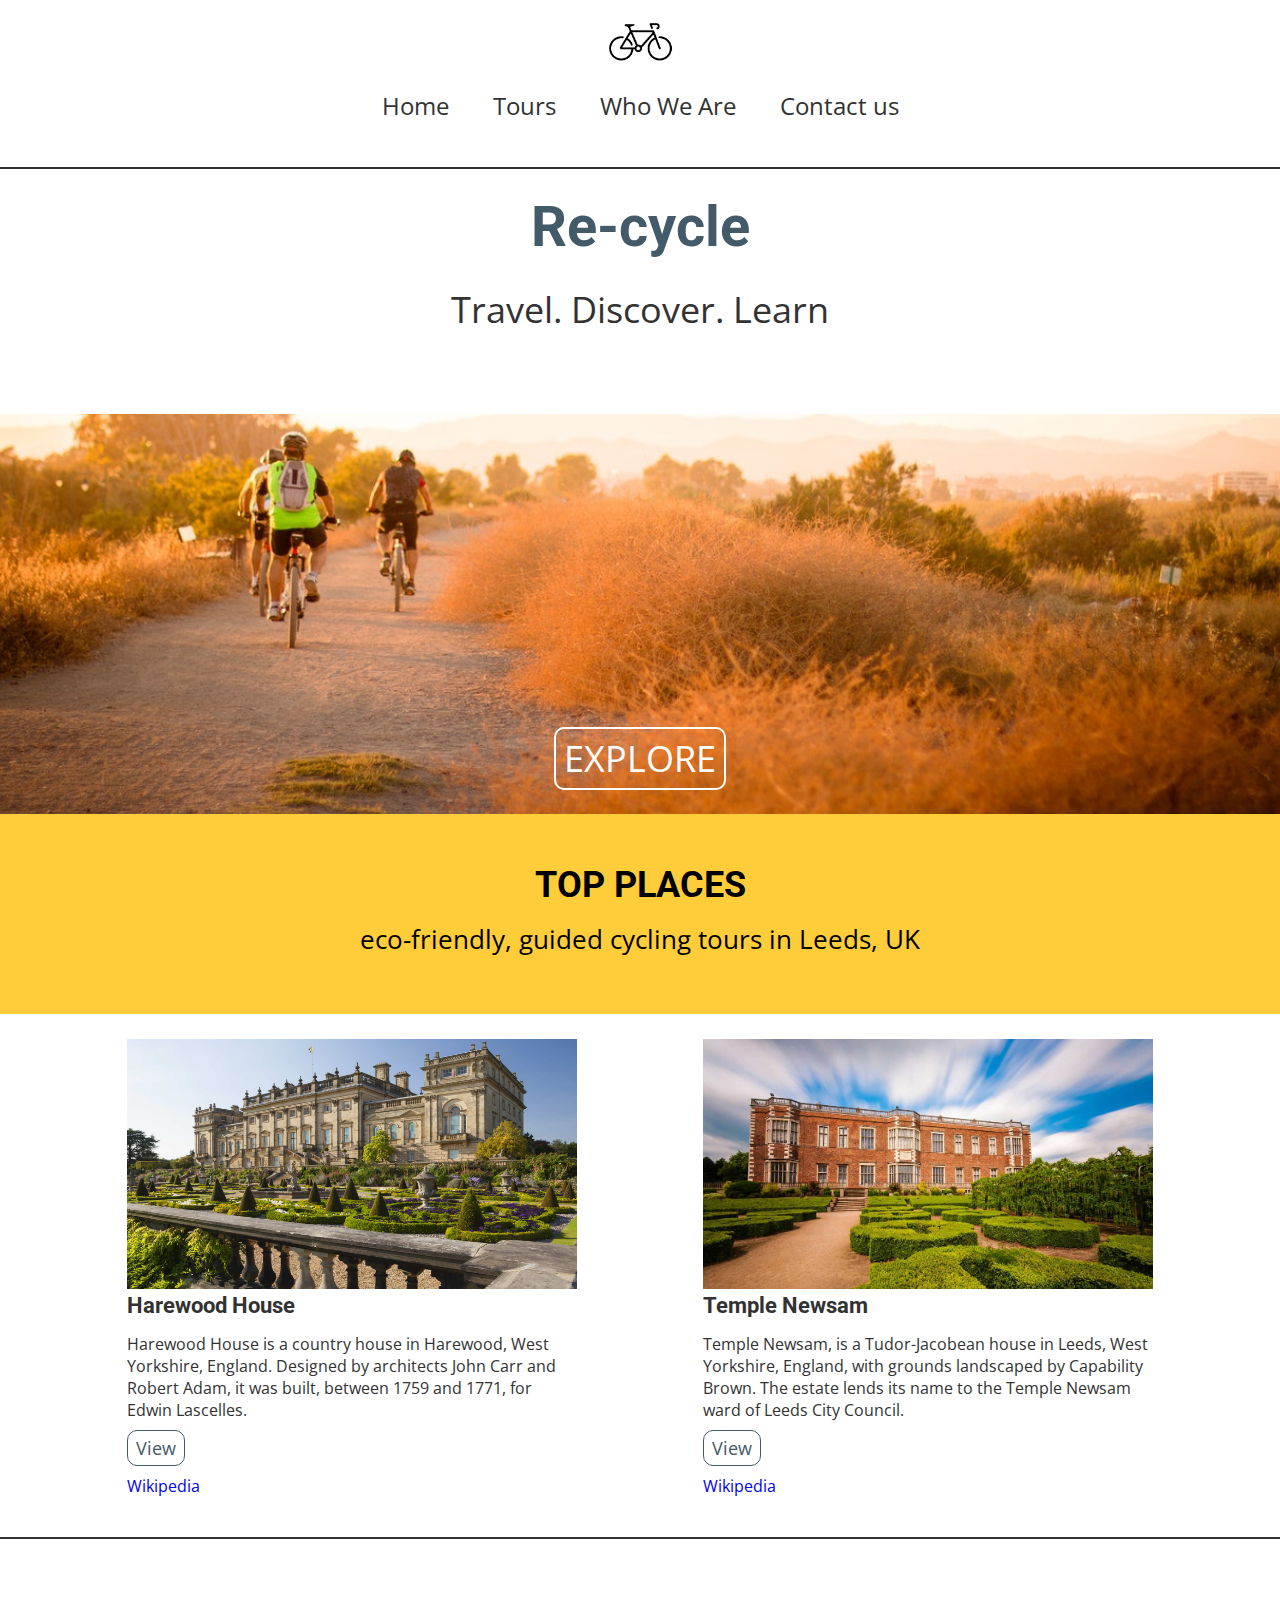
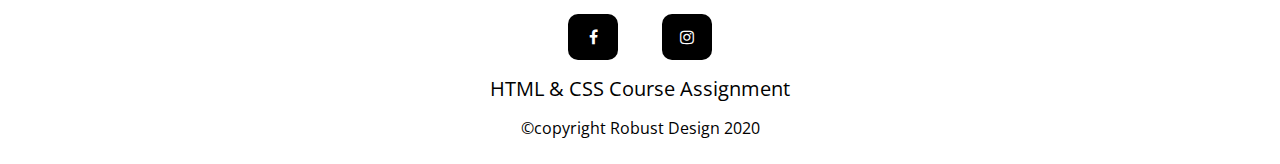
<file: index.html>
<!DOCTYPE html>
<html lang="en">
<head>
    <meta charset="UTF-8">
    <meta name="viewport" content="width=device-width, initial-scale=1.0">
    <meta name="description" content="Guided bicycle tours in Leeds, United Kingdom. Eco-friendly guided cycling tours">
    <title>Re-cycle Guided Bicycle tours Home Page</title>
    <link rel="preconnect" href="https://fonts.gstatic.com">
    <link rel="stylesheet" href="https://fonts.googleapis.com/css2?family=Open+Sans&family=Roboto:wght@700&display=swap" >
    <link rel="stylesheet" href="https://cdnjs.cloudflare.com/ajax/libs/font-awesome/5.12.1/css/all.min.css">
    <link rel="stylesheet" href="https://cdnjs.cloudflare.com/ajax/libs/font-awesome/4.7.0/css/font-awesome.min.css">
    <link rel="stylesheet" href="styles.css">
</head>
<body>
    <!--Logo-->
    <div class="logo">
    <a href="index.html">
        <img class="logo" src="images/logo.jpg" alt="bicycle logo"/>
    </a>
    </div>
    <!--Nav-->
    <label for="hamburger-menu"><i class="fas fa-bars"></i></label>
    <input type="checkbox" id="hamburger-menu">
    <nav class="nav-con">
        <ul class="main-nav">
            <li><a href="index.html">Home</a></li>
            <li><a href="tours.html">Tours</a></li>
            <li><a href="about.html">Who We Are</a></li>
            <li><a href="contact.html">Contact us</a></li>
        </ul>
    </nav>
    <div class="border"></div>
    <!--Header-->
    <header class="home-header">
        <div class="header-1">
            <h1>Re-cycle</h1>
            <p>Travel. Discover. Learn</p>
        </div>

        <div class="header-2">
            <a href="tours.html">explore</a>
        </div>
    </header>
    <!--Main container-->
    <main class="container">
        <section class="top-section">
                <h2>TOP PLACES</h2>
                <p>eco-friendly, guided cycling tours in Leeds, UK</p>
        </section>
        <!--Top places cards section-->
        <section  class="cards-section">
                <div class="card">
                    <img src="images/harewood-house.jpg" alt="harewood house"/>
                    <h3>Harewood House</h3>
                    <p>Harewood House is a country house in Harewood, West Yorkshire, England. Designed by architects John Carr and Robert Adam, it was built, between 1759 and 1771, for Edwin Lascelles.</p>

                    <a class="button" href="tours.html">View</a>

                    <p><a href="https://en.wikipedia.org/wiki/Harewood_House" target=_blank>Wikipedia</a></p>
                </div>
                <div class="card">
                    <img src="images/temple-newsam.jpg" alt="temple newsam"/>
                    <h3>Temple Newsam</h3>
                    <p>Temple Newsam, is a Tudor-Jacobean house in Leeds, West Yorkshire, England, with grounds landscaped by Capability Brown. The estate lends its name to the Temple Newsam ward of Leeds City Council.</p>

                    <a class="button" href="tours.html">View</a>

                    <p><a href="https://en.wikipedia.org/wiki/Temple_Newsam" target=_blank>Wikipedia</a></p>
                </div>
        </section>
    </main>
    
<div class="border"></div>

    <footer>
        <ul class="social-media">
            <li><a href="#" class="fa fa-facebook"></a></li>
            <li><a href="#" class="fa fa-instagram"></a></li>
        </ul>
        <p class="footer-text">HTML & CSS Course Assignment</p>
        <p>&#169;copyright Robust Design 2020</p>
    </footer>
</body>
</html>
</file>
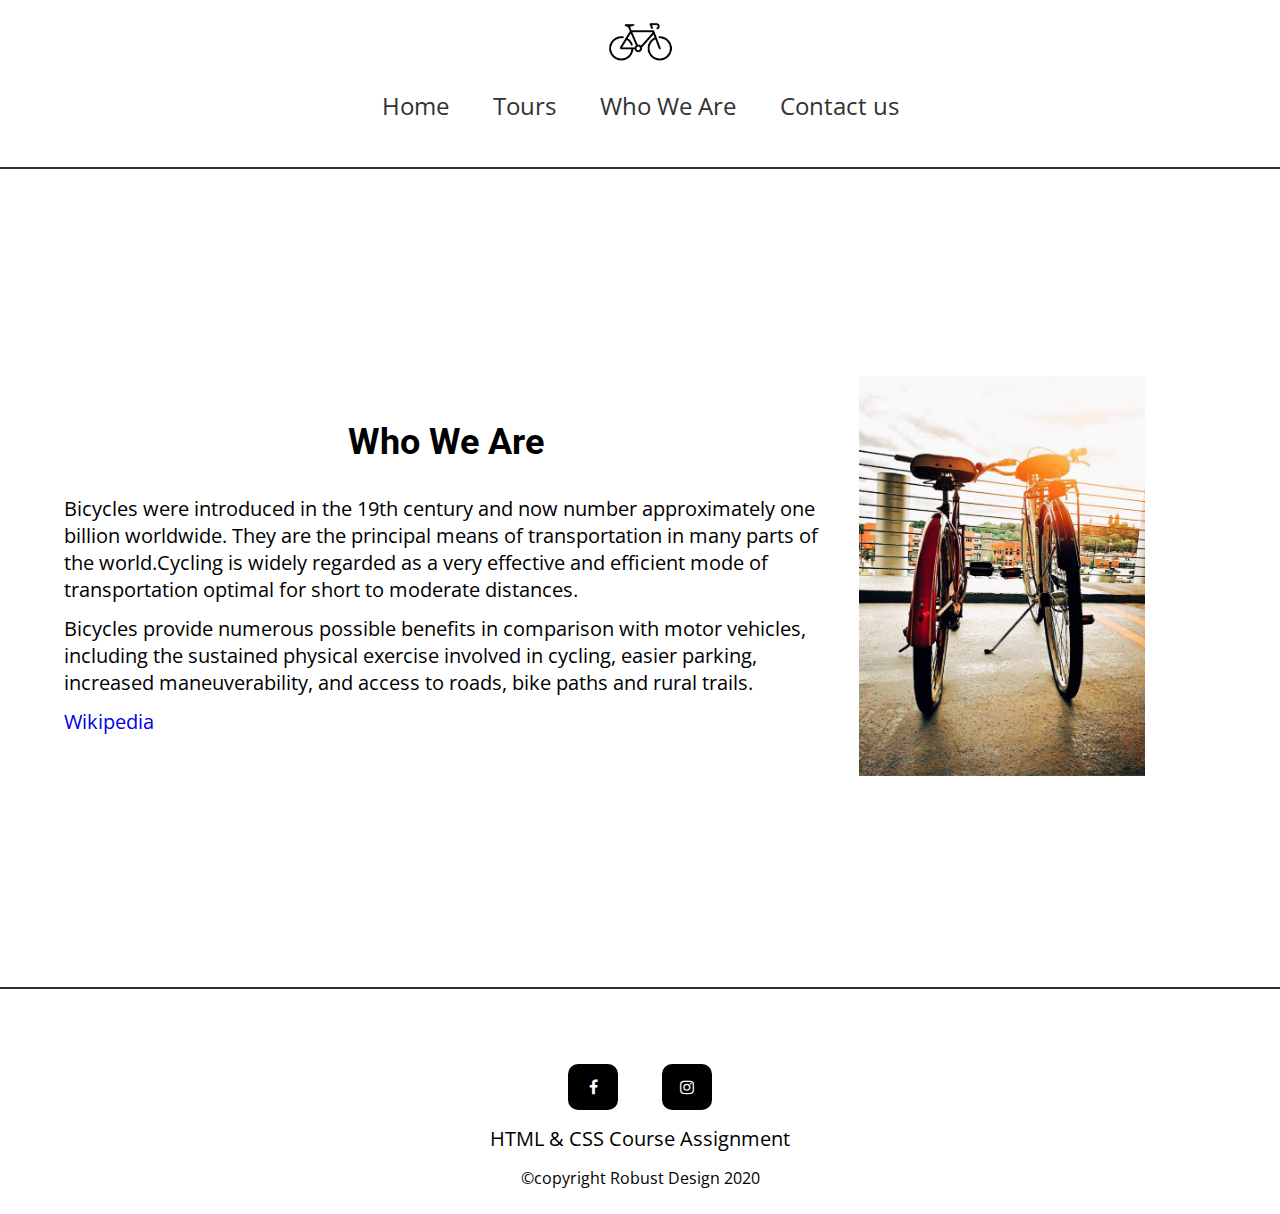
<file: about.html>
<!DOCTYPE html>
<html lang="en">
<head>
    <meta charset="UTF-8">
    <meta name="viewport" content="width=device-width, initial-scale=1.0">
    <meta name="description" content="Leeds guided bicycle tours, about us page. Eco-friendly guided cycling tours">
    <title>Re-cycle Who We Are Page</title>
    <link rel="preconnect" href="https://fonts.gstatic.com">
    <link rel="stylesheet" href="https://fonts.googleapis.com/css2?family=Open+Sans&family=Roboto:wght@700&display=swap" >
    <link rel="stylesheet" href="https://cdnjs.cloudflare.com/ajax/libs/font-awesome/5.12.1/css/all.min.css">
    <link rel="stylesheet" href="https://cdnjs.cloudflare.com/ajax/libs/font-awesome/4.7.0/css/font-awesome.min.css">
    <link rel="stylesheet" href="styles.css">
</head>
<body>
    <!--Logo-->
    <div class="logo">
        <a href="index.html">
            <img class="logo" src="images/logo.jpg" alt="bicycle logo"/>
        </a>
    </div>
        <!--Nav-->
        <label for="hamburger-menu"><i class="fas fa-bars"></i></label>
        <input type="checkbox" id="hamburger-menu">
        <nav class="nav-con">
            <ul class="main-nav">
                <li><a href="index.html">Home</a></li>
                <li><a href="tours.html">Tours</a></li>
                <li><a href="about.html">Who We Are</a></li>
                <li><a href="contact.html">Contact us</a></li>
            </ul>
        </nav>
        <div class="border"></div>
        <!--about section-->
<section class="about-section">
    <div class="about-info">
        <h1>Who We Are</h1>
        <p>Bicycles were introduced in the 19th century and now number approximately one billion worldwide. They are the principal means of transportation in many parts of the world.Cycling is widely regarded as a very effective and efficient mode of transportation optimal for short to moderate distances.</p>

        <p>Bicycles provide numerous possible benefits in comparison with motor vehicles, including the sustained physical exercise involved in cycling, easier parking, increased maneuverability, and access to roads, bike paths and rural trails.</p>
        <p><a href="https://en.wikipedia.org/wiki/Cycling">Wikipedia</a></p>
    </div>
    
    <div class="about-image">
        <img src="images/two-parcked-bicycles.jpg" alt="two bicycles parked upright"/>
    </div>
</section>
<div class="border"></div>
<footer>
    <ul class="social-media">
        <li><a href="#" class="fa fa-facebook"></a></li>
        <li><a href="#" class="fa fa-instagram"></a></li>
    </ul>
    <p class="footer-text">HTML & CSS Course Assignment</p>
    <p>&#169;copyright Robust Design 2020</p>
</footer>
</body>
</html>
</file>
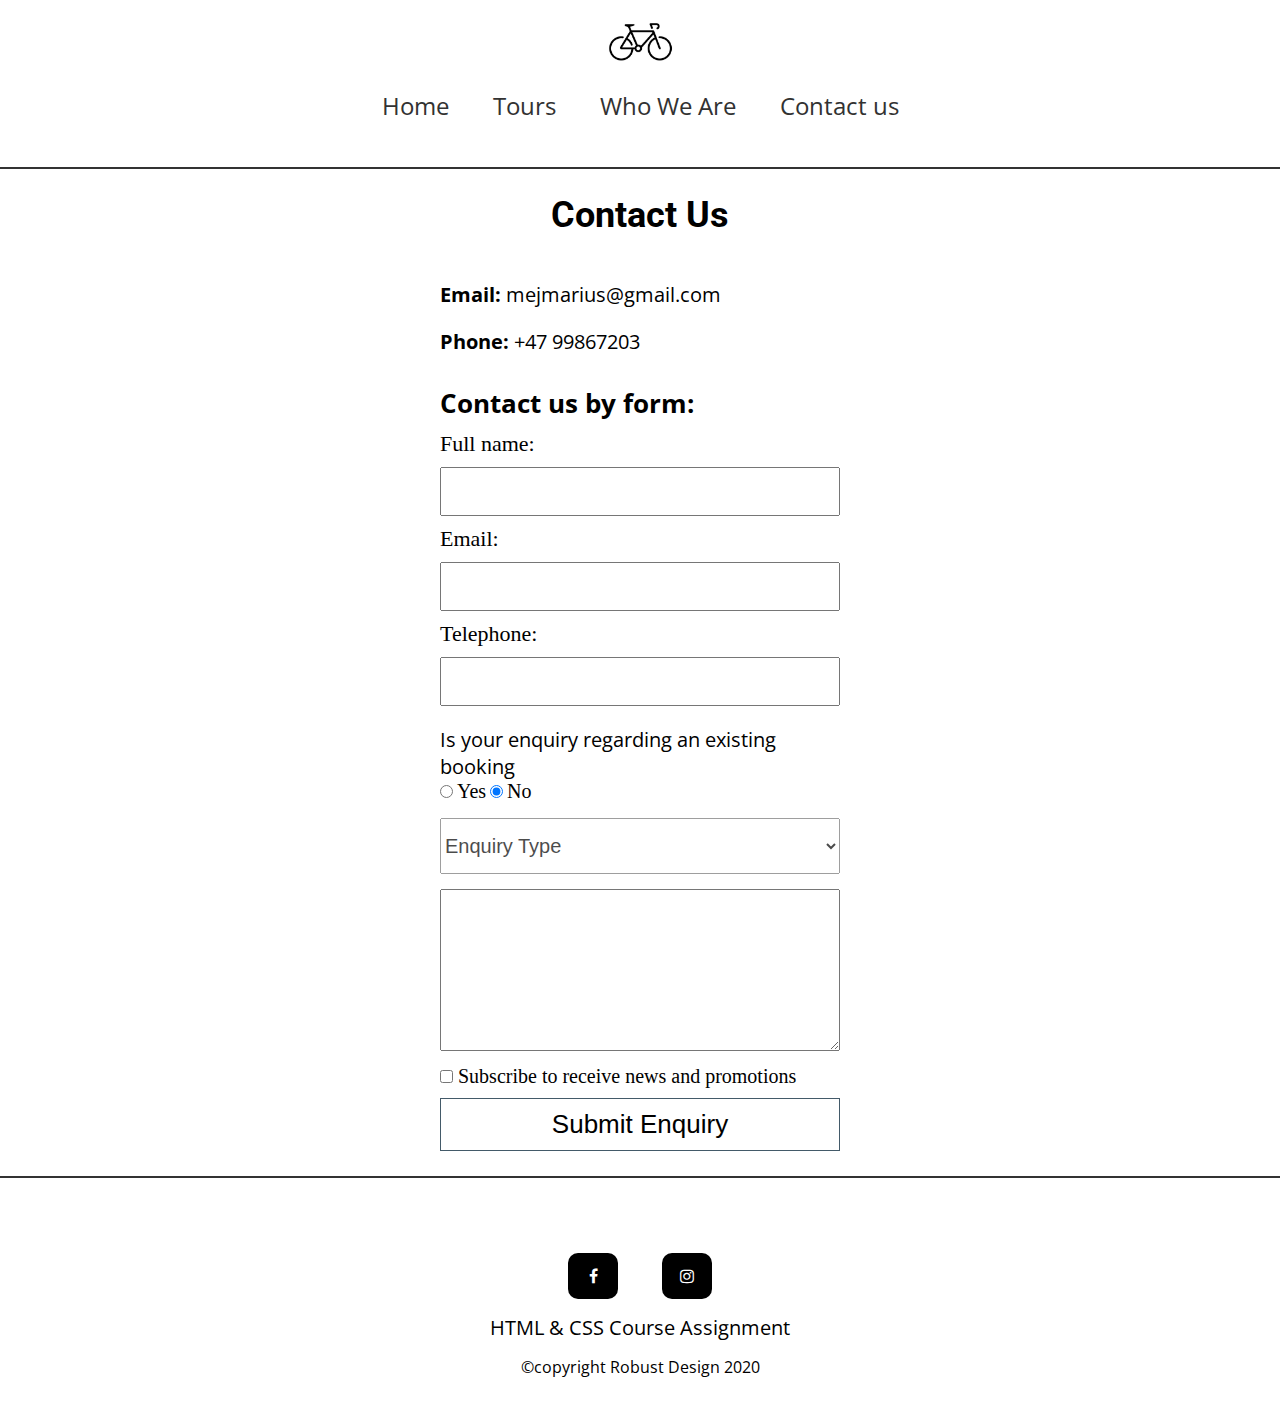
<file: contact.html>
<!DOCTYPE html>
<html lang="en">
<head>
    <meta charset="UTF-8">
    <meta name="viewport" content="width=device-width, initial-scale=1.0">
    <meta name="description" content="Eco-friendly guided cycling tours. contact us by form. Guided Leeds bicycle tours. Leeds, United Kingdom">
    <title>Re-cycle Contact Us Page</title>
    <link rel="preconnect" href="https://fonts.gstatic.com">
    <link rel="stylesheet" href="https://fonts.googleapis.com/css2?family=Open+Sans&family=Roboto:wght@700&display=swap" >
    <link rel="stylesheet" href="https://cdnjs.cloudflare.com/ajax/libs/font-awesome/5.12.1/css/all.min.css">
    <link rel="stylesheet" href="https://cdnjs.cloudflare.com/ajax/libs/font-awesome/4.7.0/css/font-awesome.min.css">
    <link rel="stylesheet" href="styles.css">
</head>
<body>
    <!--Logo-->
    <div class="logo">
        <a href="index.html">
            <img class="logo" src="images/logo.jpg" alt="bicycle logo"/>
        </a>
    </div>
        <!--Nav-->
        <label for="hamburger-menu"><i class="fas fa-bars"></i></label>
        <input type="checkbox" id="hamburger-menu">
        <nav class="nav-con">
            <ul class="main-nav">
                <li><a href="index.html">Home</a></li>
                <li><a href="tours.html">Tours</a></li>
                <li><a href="about.html">Who We Are</a></li>
                <li><a href="contact.html">Contact us</a></li>
            </ul>
        </nav>
        <div class="border"></div>
    <header class="contact-header">
        <h1>Contact Us</h1>
        <p><a href="mailto:mejmarius@gmail.com"><strong>Email:</strong> mejmarius@gmail.com</a></p>
        <p><a href="tel:5551234567"><strong>Phone:</strong> +47 99867203</a></p>
    </header>
    <!--Form-->
    <div class="form-container">
        <form action="#" method="GET" id="contactForm" class="contact-form">
            <p class="form-text"><strong>Contact us by form:</strong></p>
            <div class="info">
                <label for="fname">Full name:</label>
                <input type="text" id="fname" name="fname" required>
                <label for="email">Email:</label>
                <input type="email" id="email" name="email" required>
                <label for="phone">Telephone:</label>
                <input type="tel" id="phone" name="phone" required>
            </div>
            <div class="other-info">
                <p>Is your enquiry regarding an existing booking</p>
                <input type="radio" id="yes" name="answer" value="yes" required>
                <label for="yes">Yes</label>
                <input type="radio" id="no" name="answer" value="no" checked required>
                <label for="no">No</label>
            </div>
                
            <div class="enquiry-type">
                <select name="enquiry" id="enquiry" required>
                <option disabled="disabled" selected="selected" value="">Enquiry Type</option>
                <option value="option-1">New Booking</option>
                <option value="option-2">Trip Information</option>
                <option value="option-3">General Enquiry</option>
                </select><br>
            </div>

                <textarea id="message" name="message" rows="10" cols="33" required></textarea> <br>

            <div class="sub-info">
                <input type="checkbox" id="subscribe" name="subscribe" value="choose">
                <label for="subscribe">Subscribe to receive news and promotions</label><br>
            </div>
            
                <button class="form-button" type="submit" form="contactForm" value="Submit">Submit Enquiry</button>
        </form>
</div>


<div class="border"></div>

<footer>
    <ul class="social-media">
        <li><a href="#" class="fa fa-facebook"></a></li>
        <li><a href="#" class="fa fa-instagram"></a></li>
    </ul>
    <p class="footer-text">HTML & CSS Course Assignment</p>
    <p>&#169;copyright Robust Design 2020</p>
</footer>
</body>
</html>
</file>
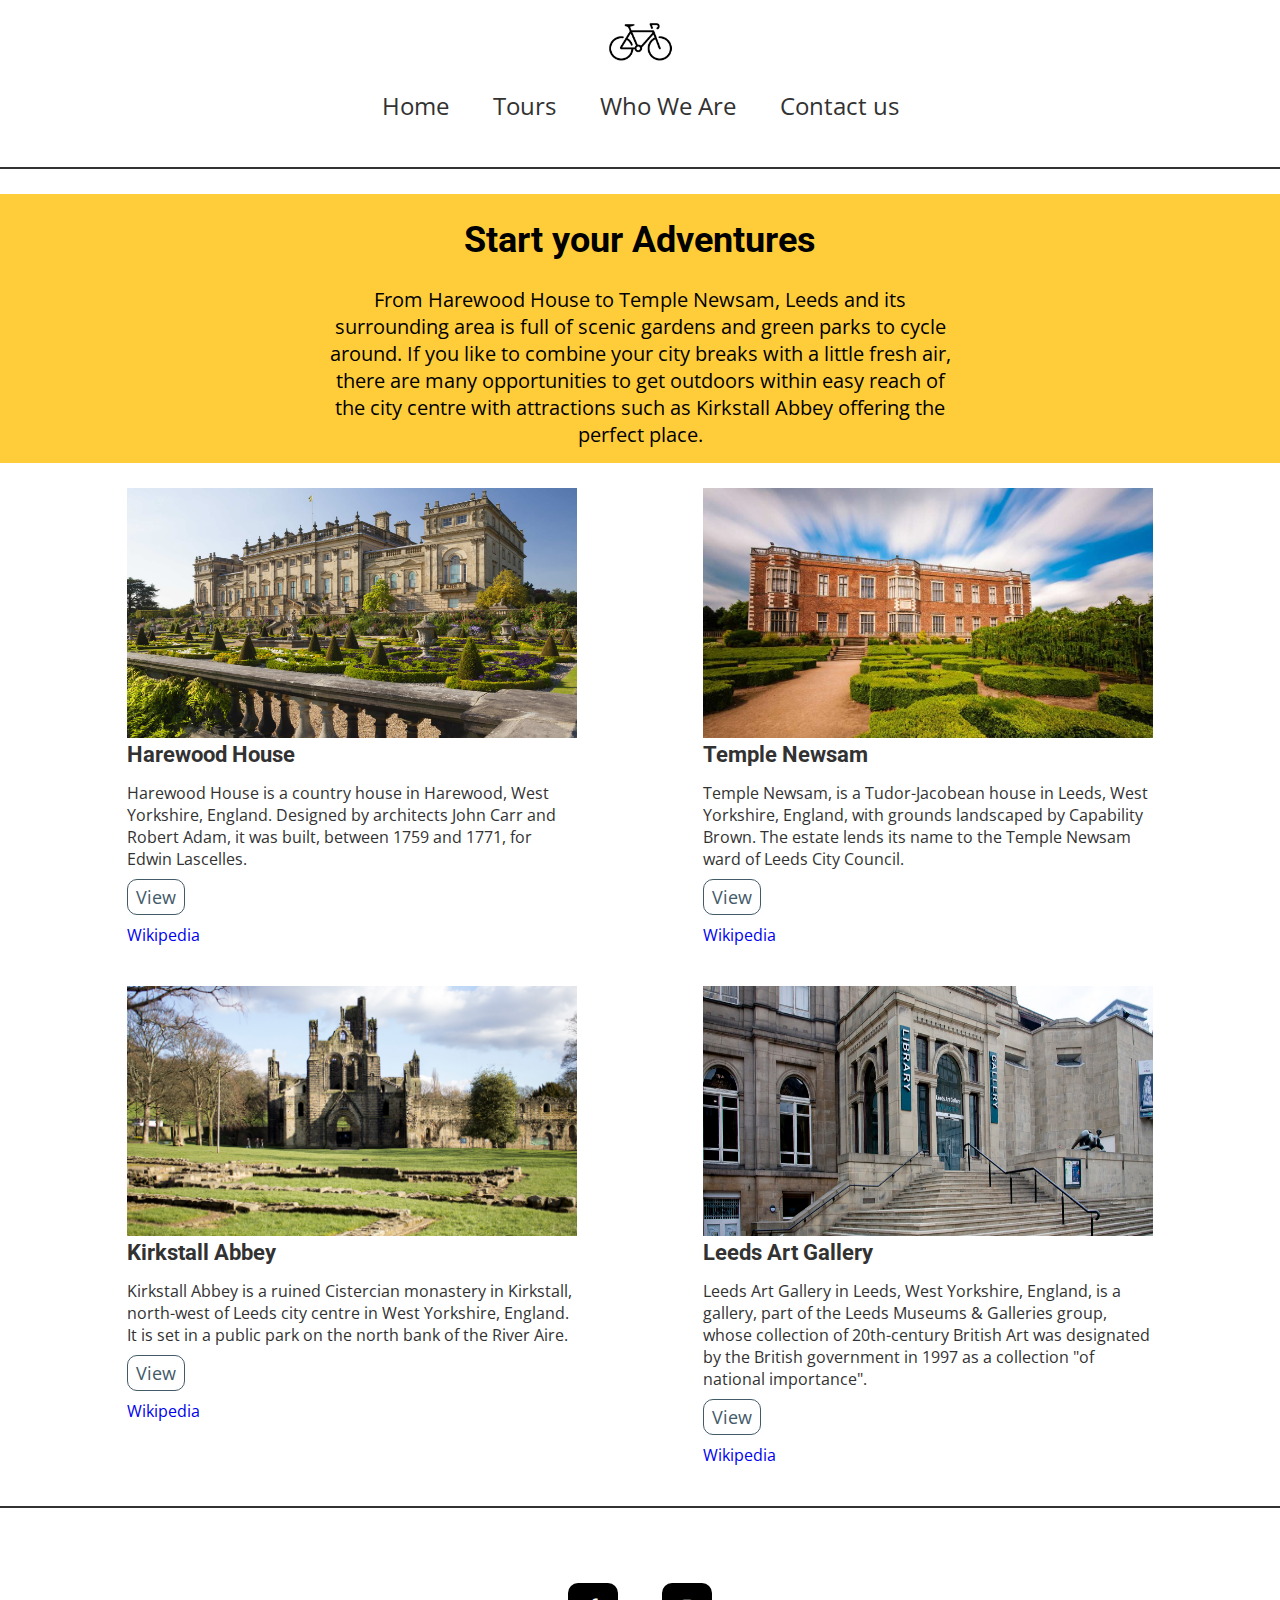
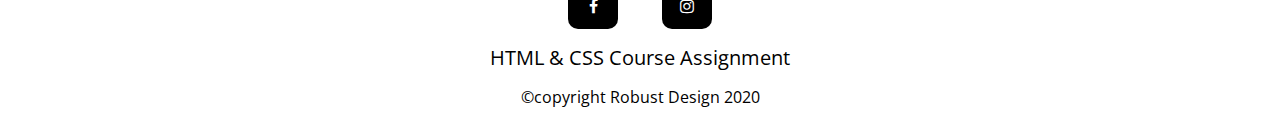
<file: tours.html>
<!DOCTYPE html>
<html lang="en">
<head>
    <meta charset="UTF-8">
    <meta name="viewport" content="width=device-width, initial-scale=1.0">
    <meta name="description" content="Guided bicycle tours Harewood house, temple newsam, Kirkstall Abbey, Leeds art gallery. Eco-friendly guided cycling tours, Leeds, United Kingdom">
    <title>Re-cycle Our Guided Bicycle Tours Page</title>
    <link rel="preconnect" href="https://fonts.gstatic.com">
    <link rel="stylesheet" href="https://fonts.googleapis.com/css2?family=Open+Sans&family=Roboto:wght@700&display=swap" >
    <link rel="stylesheet" href="https://cdnjs.cloudflare.com/ajax/libs/font-awesome/5.12.1/css/all.min.css">
    <link rel="stylesheet" href="https://cdnjs.cloudflare.com/ajax/libs/font-awesome/4.7.0/css/font-awesome.min.css">
    <link rel="stylesheet" href="styles.css">
</head>
<body>
    <!--Logo-->
    <div class="logo">
        <a href="index.html">
            <img class="logo" src="images/logo.jpg" alt="bicycle logo"/>
        </a>
        </div>
        <!--Nav-->
        <label for="hamburger-menu"><i class="fas fa-bars"></i></label>
        <input type="checkbox" id="hamburger-menu">
        <nav class="nav-con">
            <ul class="main-nav">
                <li><a href="index.html">Home</a></li>
                <li><a href="tours.html">Tours</a></li>
                <li><a href="about.html">Who We Are</a></li>
                <li><a href="contact.html">Contact us</a></li>
            </ul>
        </nav>
        <div class="border"></div>
        <header class="tours-header">
        <h1>Start your Adventures</h1>
        <p>From Harewood House to Temple Newsam, Leeds and its surrounding area is full of scenic gardens and green parks to cycle around. If you like to combine your city breaks with a little fresh air, there are many opportunities to get outdoors within easy reach of the city centre with attractions such as Kirkstall Abbey offering the perfect place.</p>
    </header>
    <!--Tours section-->
    <section class="cards-section">
        <div class="card">
            <img src="images/harewood-house.jpg" alt="harewood house"/>
            <h3>Harewood House</h3>
            <p>Harewood House is a country house in Harewood, West Yorkshire, England. Designed by architects John Carr and Robert Adam, it was built, between 1759 and 1771, for Edwin Lascelles.</p>
                <a class="button" href="tours.html">View</a>
                <p><a href="https://en.wikipedia.org/wiki/Harewood_House" target=_blank>Wikipedia</a></p>
        </div>
        
        <div class="card">
            <img src="images/temple-newsam.jpg" alt="temple newsam"/>
            <h3>Temple Newsam</h3>
            <p>Temple Newsam, is a Tudor-Jacobean house in Leeds, West Yorkshire, England, with grounds landscaped by Capability Brown. The estate lends its name to the Temple Newsam ward of Leeds City Council.</p>
                <a class="button" href="tours.html">View</a>
                <p><a href="https://en.wikipedia.org/wiki/Temple_Newsam" target=_blank>Wikipedia</a></p>
        </div>

        <div class="card">
            <img src="images/kirkstall-abbey.jpg" alt="kirkstall abbey"/>
            <h3>Kirkstall Abbey</h3>
            <p>Kirkstall Abbey is a ruined Cistercian monastery in Kirkstall, north-west of Leeds city centre in West Yorkshire, England. It is set in a public park on the north bank of the River Aire.</p>
                <a class="button" href="tours.html">View</a>
                <p><a href="https://en.wikipedia.org/wiki/Kirkstall_Abbey" target=_blank>Wikipedia</a></p>
        </div>

        <div class="card">
            <img src="images/leeds-art-gallery.jpg" alt="Leeds art gallery"/>
            <h3>Leeds Art Gallery</h3>
            <p>Leeds Art Gallery in Leeds, West Yorkshire, England, is a gallery, part of the Leeds Museums & Galleries group, whose collection of 20th-century British Art was designated by the British government in 1997 as a collection "of national importance".</p>
                <a class="button" href="tours.html">View</a>
                <p><a href="https://en.wikipedia.org/wiki/Leeds_Art_Gallery" target=_blank>Wikipedia</a></p>
        </div>
</section>

<div class="border"></div>

<footer>
    <ul class="social-media">
        <li><a href="#" class="fa fa-facebook"></a></li>
        <li><a href="#" class="fa fa-instagram"></a></li>
    </ul>
    <p class="footer-text">HTML & CSS Course Assignment</p>
    <p>&#169;copyright Robust Design 2020</p>
</footer>
</body>
</html>
</file>
<file: styles.css>
/*Basic Style*/
html {
  box-sizing: border-box;
}
*,
*:before,
*:after {
  box-sizing: inherit;
  margin: 0;
  padding: 0;
}
body {
  text-align: center;
}

h1,
h2,
h3,
h4,
h5,
h6 {
  font-family: "Roboto", sans-serif;
}

p,
a {
  font-family: "Open Sans", sans-serif;
}

a {
  text-decoration: none;
}

.border {
  border: 1px solid #323232;
  margin: 25px 0;
}
/************************LOGO AND NAV***************************
***************************************************************/
/*LOGO*/
.logo {
  width: 80px;
  margin-top: 15px;
  margin: 0 auto;
  margin-top: 10px;
}

/*NAV*/
.nav-con {
  display: none;
  max-width: 90%;
  margin: 0 auto;
  text-align: left;
}
.main-nav {
  list-style-type: none;
  padding: 20px 0;
}
.main-nav li {
  margin: 15px 0;
}
.main-nav li a {
  color: #323232;
  font-size: 24px;
  transition: 0.4s ease;
  border-bottom: 1px solid #ffffff;
}

.main-nav li a:hover {
  color: #435a69;
  border-bottom: 1px solid #435a69;
}
#hamburger-menu {
  display: none;
}

#hamburger-menu:checked ~ nav {
  display: block;
}

.fas {
  float: right;
  position: relative;
  bottom: 55px;
  padding: 15px;
  font-size: 20px;
  cursor: pointer;
}

/************************HOME PAGE***************************
************************************************************/
/*Header styles*/
.header-1 {
  margin-bottom: 55px;
}
.header-1 h1 {
  font-size: 56px;
  color: #435a69;
  text-align: center;
}

.header-1 p {
  font-size: 36px;
  color: #323232;
  padding: 25px 0;
}

.header-2 {
  width: 100%;
  height: 300px;
  background: url("images/people-on-the-bicycle-in-country-side.jpg") no-repeat
    center;
  background-size: cover;
}

.header-2 a {
  position: relative;
  top: 230px;
  font-size: 36px;
  text-transform: uppercase;
  color: #ffffff;
  border: 2px solid white;
  border-radius: 10px;
  width: 50%;
  margin: 0 auto;
  padding: 5px 8px;
  transition: 0.4s ease;
}

.header-2 a:hover {
  background: #ffffff;
  color: #435a69;
}

/*Top places styles*/
.top-section {
  height: 200px;
  background-color: #ffcd3a;
}
.top-section h2 {
  font-size: 36px;
}
.top-section p {
  font-size: 26px;
  margin: 15px 0;
}

.top-section h2,
.top-section p {
  position: relative;
  top: 50px;
}
/*cards section*/
.cards-section {
  max-width: 90%;
  margin: 0 auto;
  text-align: left;
  color: #323232;
}

.cards-section h3 {
  font-size: 22px;
}
.cards-section p {
  padding: 15px 0;
}

.cards-section img {
  width: 100%;
  height: 250px;
  margin-top: 25px;
}

a.button {
  font-size: 18px;
  color: #435a69;
  border: 1px solid #435a69;
  border-radius: 10px;
  padding: 5px 8px;
  transition: 0.4s ease;
}

a.button:hover {
  background-color: #435a69;
  color: #ffffff;
}
.card {
  margin-top: 25px;
  max-width: 450px;
  margin: 0 auto;
}
/************************TOURS PAGE***************************
*************************************************************/
.tours-header {
  height: auto;
  background-color: #ffcd3a;
  color: #000000;
  padding-bottom: 15px;
}

.tours-header h1 {
  font-size: 36px;
  padding: 25px 0;
}
.tours-header p {
  font-size: 20px;
}
.tours-header h1,
.tours-header p {
  width: 90%;
  margin: auto;
  text-align: left;
}
/************************ABOUT US PAGE***************************
****************************************************************/

.about-section {
  width: 90%;
  margin: 0 auto;
  text-align: left;
  margin-top: 20px;
}

.about-info h1 {
  text-align: center;
  font-size: 36px;
  margin-bottom: 20px;
}

.about-info p {
  font-size: 20px;
  padding-top: 12px;
}

.about-image img {
  margin-top: 15px;
  width: 100%;
  margin: 0 auto;
}
/************************CONTACT PAGE***************************
*************************************************************/

.contact-header,
.form-container {
  text-align: left;
  max-width: 90%;
  margin: 0 auto;
}
.contact-header h1 {
  font-size: 36px;
  margin-bottom: 35px;
  text-align: center;
}

.contact-header p {
  padding: 10px 0;
  color: #000000;
}

.contact-header p a {
  color: #000000;
  font-size: 20px;
}

.form-text {
  margin-top: 20px;
  margin-bottom: 10px;
  font-size: 26px;
}

.info label {
  font-size: 22px;
}
.info input {
  width: 100%;
  padding: 15px 0;
  margin: 10px 0;
}

.other-info {
  margin: 10px 0;
}
.other-info p,
.other-info label {
  font-size: 20px;
}

.enquiry-type {
  margin: 15px 0;
}

.enquiry-type select {
  width: 100%;
  padding: 15px 0;
  font-size: 20px;
  opacity: 0.7;
}
textarea {
  width: 100%;
  padding: 5px;
}
.sub-info {
  font-size: 20px;
  margin: 10px 0;
}

.form-button {
  font-size: 26px;
  text-align: center;
  width: 100%;
  background: none;
  border: none;
  cursor: pointer;
  border: 1px solid #435a69;
  padding: 10px 0;
  transition: 0.4s ease;
}

.form-button:hover {
  background-color: #435a69;
  color: #ffffff;
}
/*footer styles*/
footer {
  height: 150px;
  position: relative;
  top: 50px;
  text-align: center;
}
.social-media li {
  display: inline;
}

.fa {
  width: 50px;
  padding: 15px 0;
  border-radius: 10px;
  background: #000000;
  color: white;
  transition: 0.4s ease;
}

.fa:hover {
  background: #435a69;
}

.footer-text {
  font-size: 20px;
  margin: 15px 0;
}

/************************MEDIA QUERIES***************************
***************************************************************/

@media only screen and (min-width: 720px) {
  /************************HOME PAGE*****************************
***************************************************************/

  /*Nav*/
  .fas {
    display: none;
  }

  .nav-con {
    display: inline;
    text-align: center;
  }
  li {
    display: inline;
    text-align: center;
    padding: 0 20px;
  }
  /*home header*/
  .header-2 {
    height: 400px;
    background-attachment: fixed;
  }

  .header-2 a {
    position: relative;
    top: 320px;
  }
  /*Top places*/
  .cards-section {
    display: flex;
    flex-wrap: wrap;
    justify-content: space-around;
  }

  .card {
    flex: 0 1 40%;
    max-width: 450px;
  }
  /*********************TOURS PAGE*******************************
***************************************************************/
  .tours-header h1 {
    text-align: center;
  }

  .tours-header p {
    max-width: 50%;
    margin: 0 auto;
    text-align: center;
  }
  /*********************ABOUT PAGE*******************************
***************************************************************/

  .about-section {
    display: flex;
    justify-content: center;
    align-items: center;
    width: 90vw;
    height: 60vw;
  }
  .about-section img {
    max-width: 80%;
  }
  .about-info {
    margin-right: 15px;
  }
  .about-image {
    margin-left: 15px;
  }
  /*********************CONTACT PAGE*****************************
***************************************************************/
  .form-container,
  .contact-header p {
    max-width: 400px;
    margin: 0 auto;
  }
}
</file>
